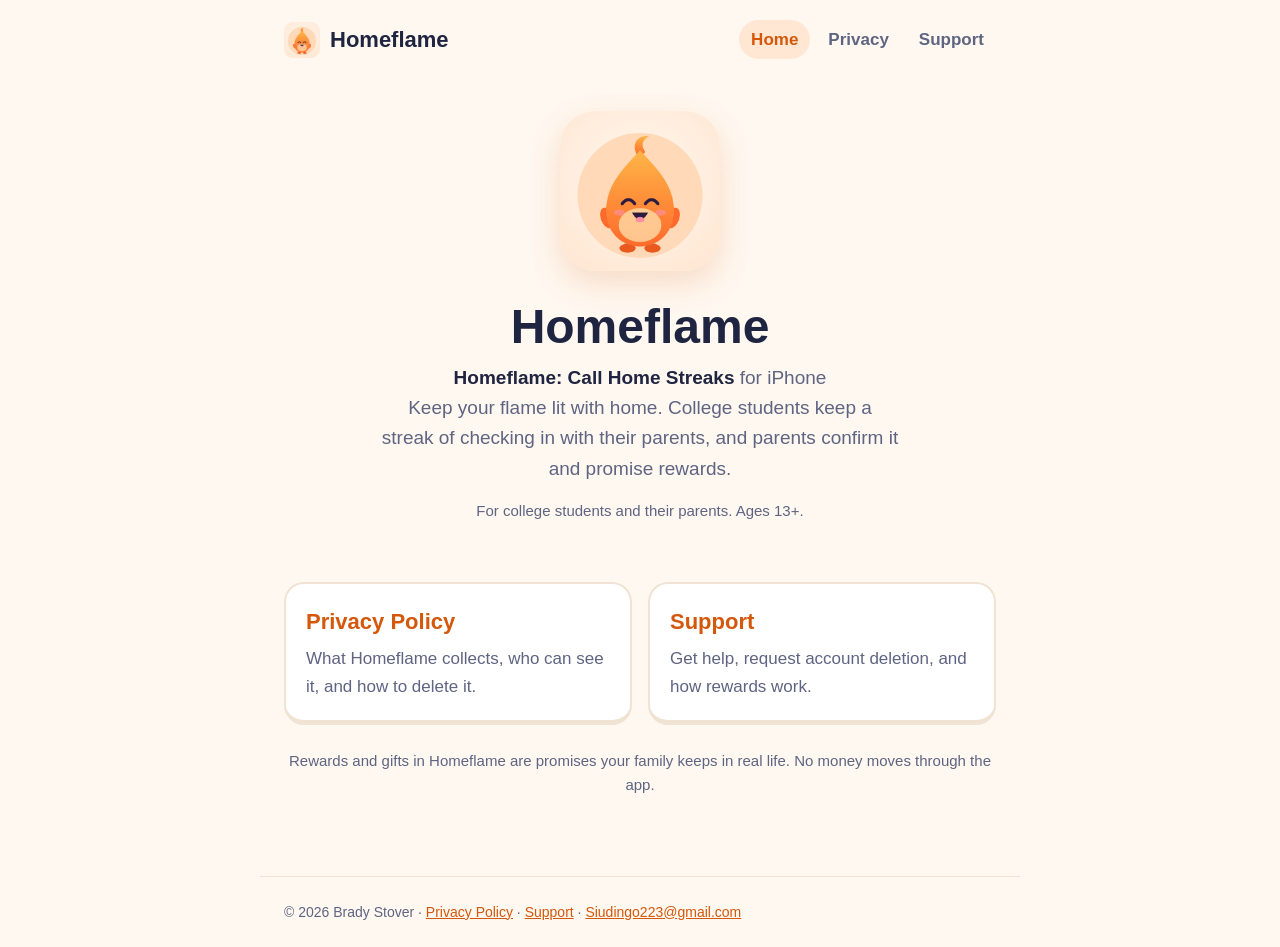
<file: index.html>
<!doctype html>
<html lang="en">
<head>
<meta charset="utf-8">
<meta name="viewport" content="width=device-width, initial-scale=1">
<title>Homeflame: Call Home Streaks</title>
<meta name="description" content="Homeflame: Call Home Streaks. A check-in streak for college students and their parents.">
<link rel="icon" href="icon-192.png">
<link rel="stylesheet" href="style.css">
</head>
<body>
<header><a class="brand" href="index.html"><img src="icon-192.png" alt="" width="36" height="36">Homeflame</a><nav><a href="index.html" aria-current="page">Home</a><a href="privacy-policy.html">Privacy</a><a href="support.html">Support</a></nav></header>
<main>
<section class="hero">
<img src="icon-512.png" alt="Homeflame's ember mascot" width="160" height="160">
<h1>Homeflame</h1>
<p class="lede"><strong>Homeflame: Call Home Streaks</strong> for iPhone</p>
<p class="lede">Keep your flame lit with home. College students keep a streak of checking in with their parents, and parents confirm it and promise rewards.</p>
<p class="note">For college students and their parents. Ages 13+.</p>
</section>
<div class="cards">
<a class="card" href="privacy-policy.html"><h2>Privacy Policy</h2><p>What Homeflame collects, who can see it, and how to delete it.</p></a>
<a class="card" href="support.html"><h2>Support</h2><p>Get help, request account deletion, and how rewards work.</p></a>
</div>
<p class="note">Rewards and gifts in Homeflame are promises your family keeps in real life. No money moves through the app.</p>
</main>
<footer>© 2026 Brady Stover · <a href="privacy-policy.html">Privacy Policy</a> · <a href="support.html">Support</a> · <a href="mailto:Siudingo223@gmail.com">Siudingo223@gmail.com</a></footer>
</body>
</html>
</file>
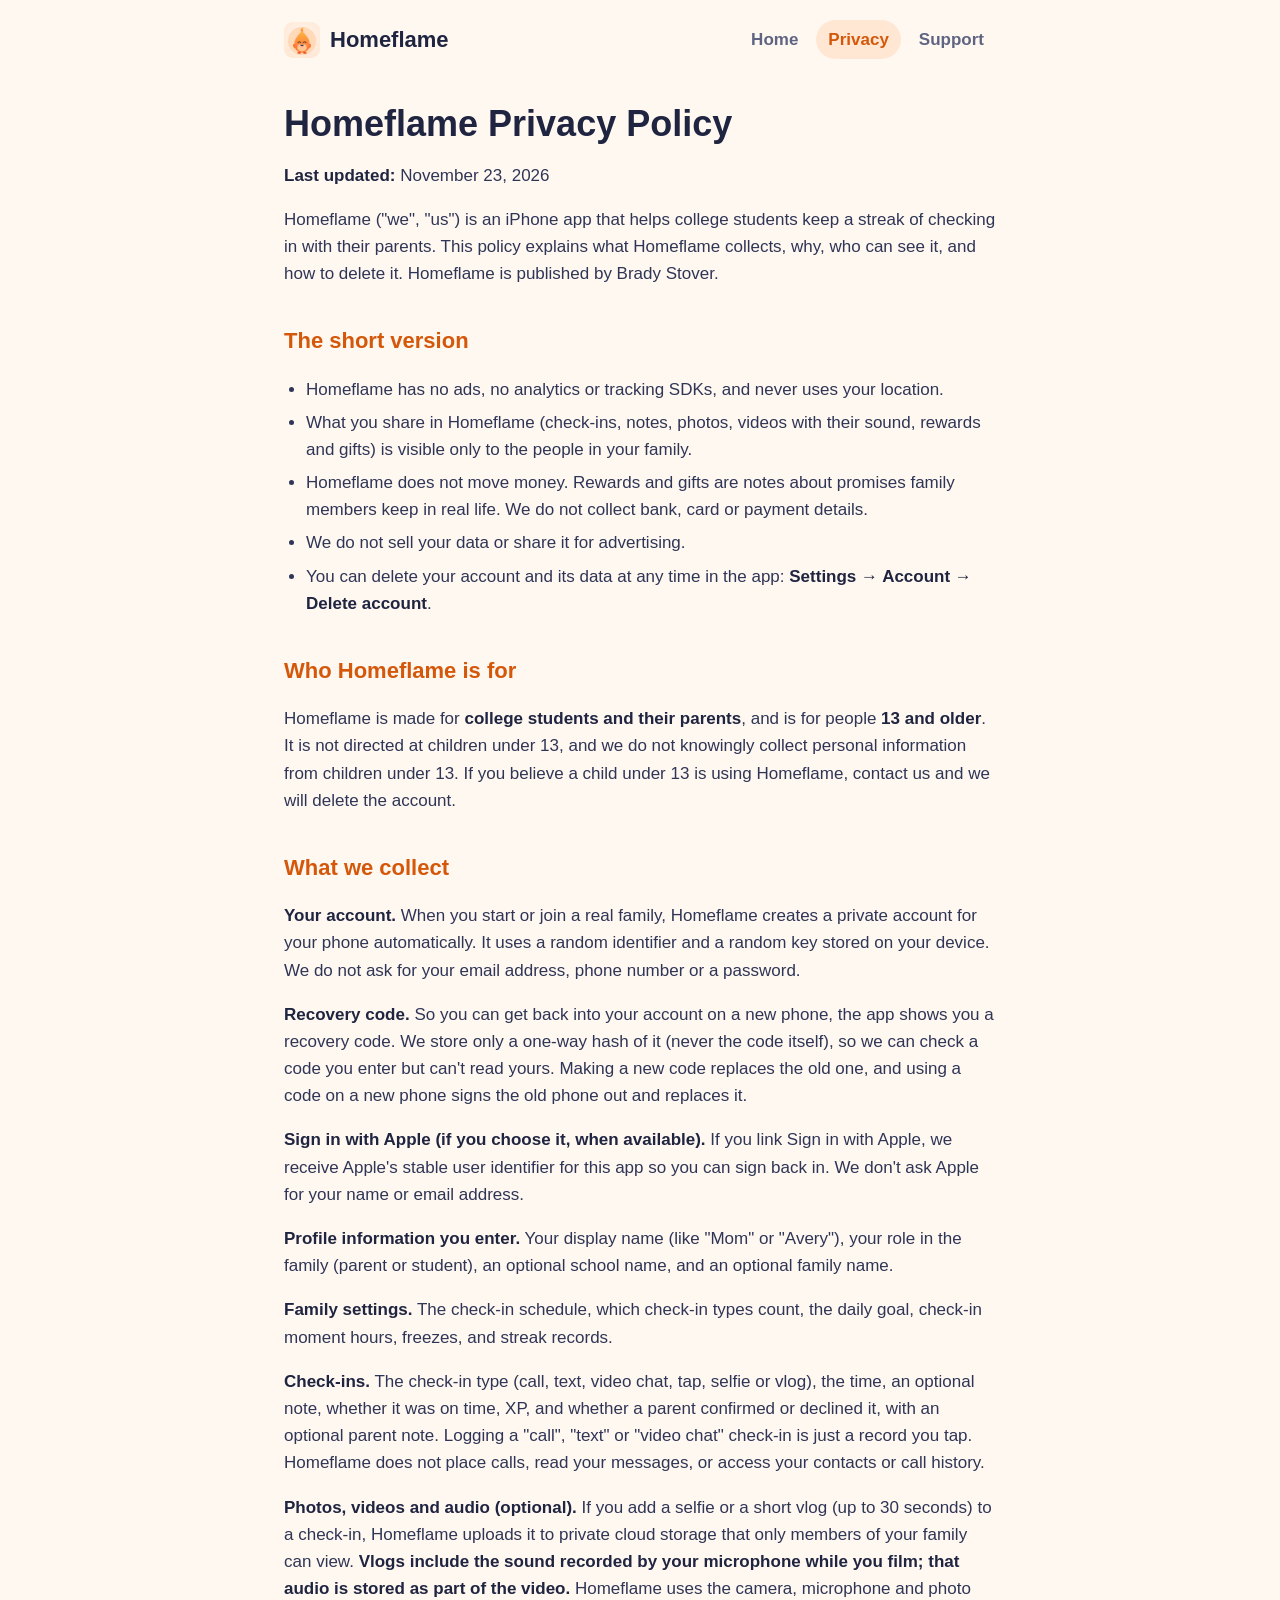
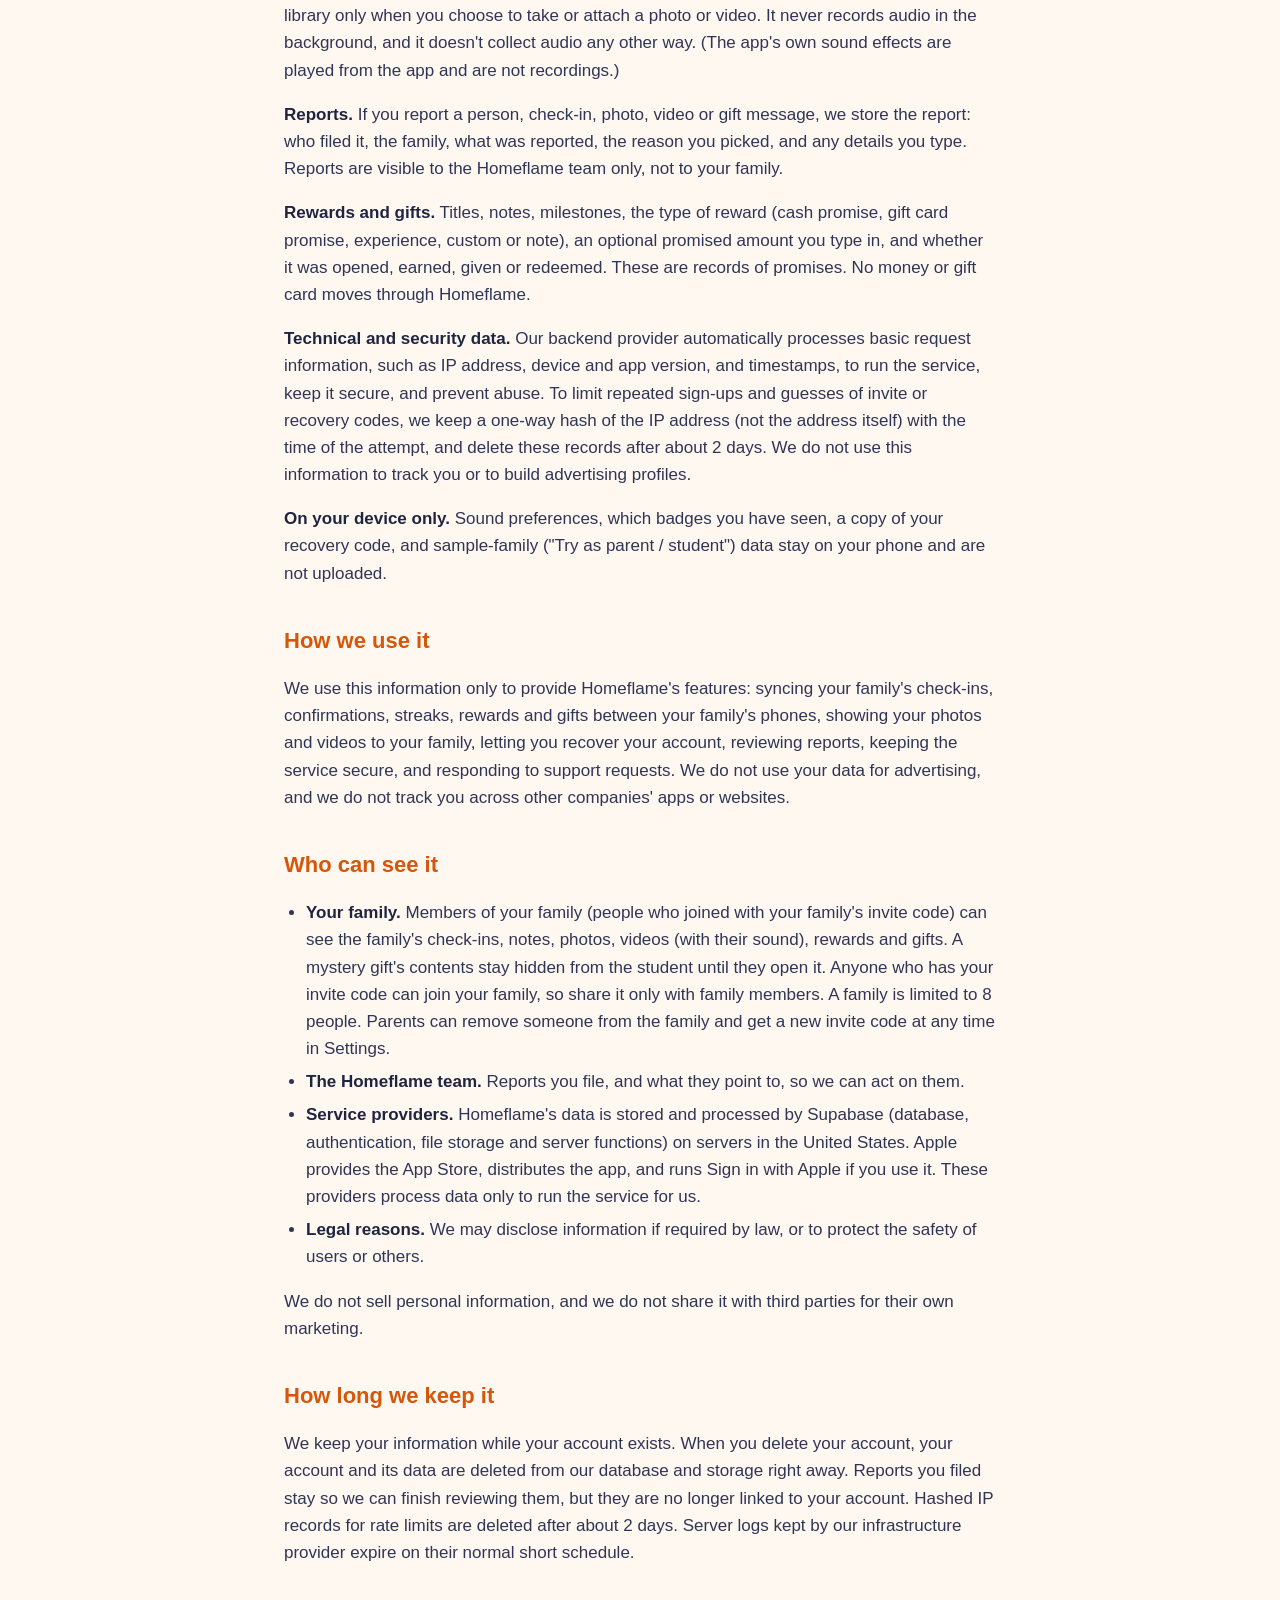
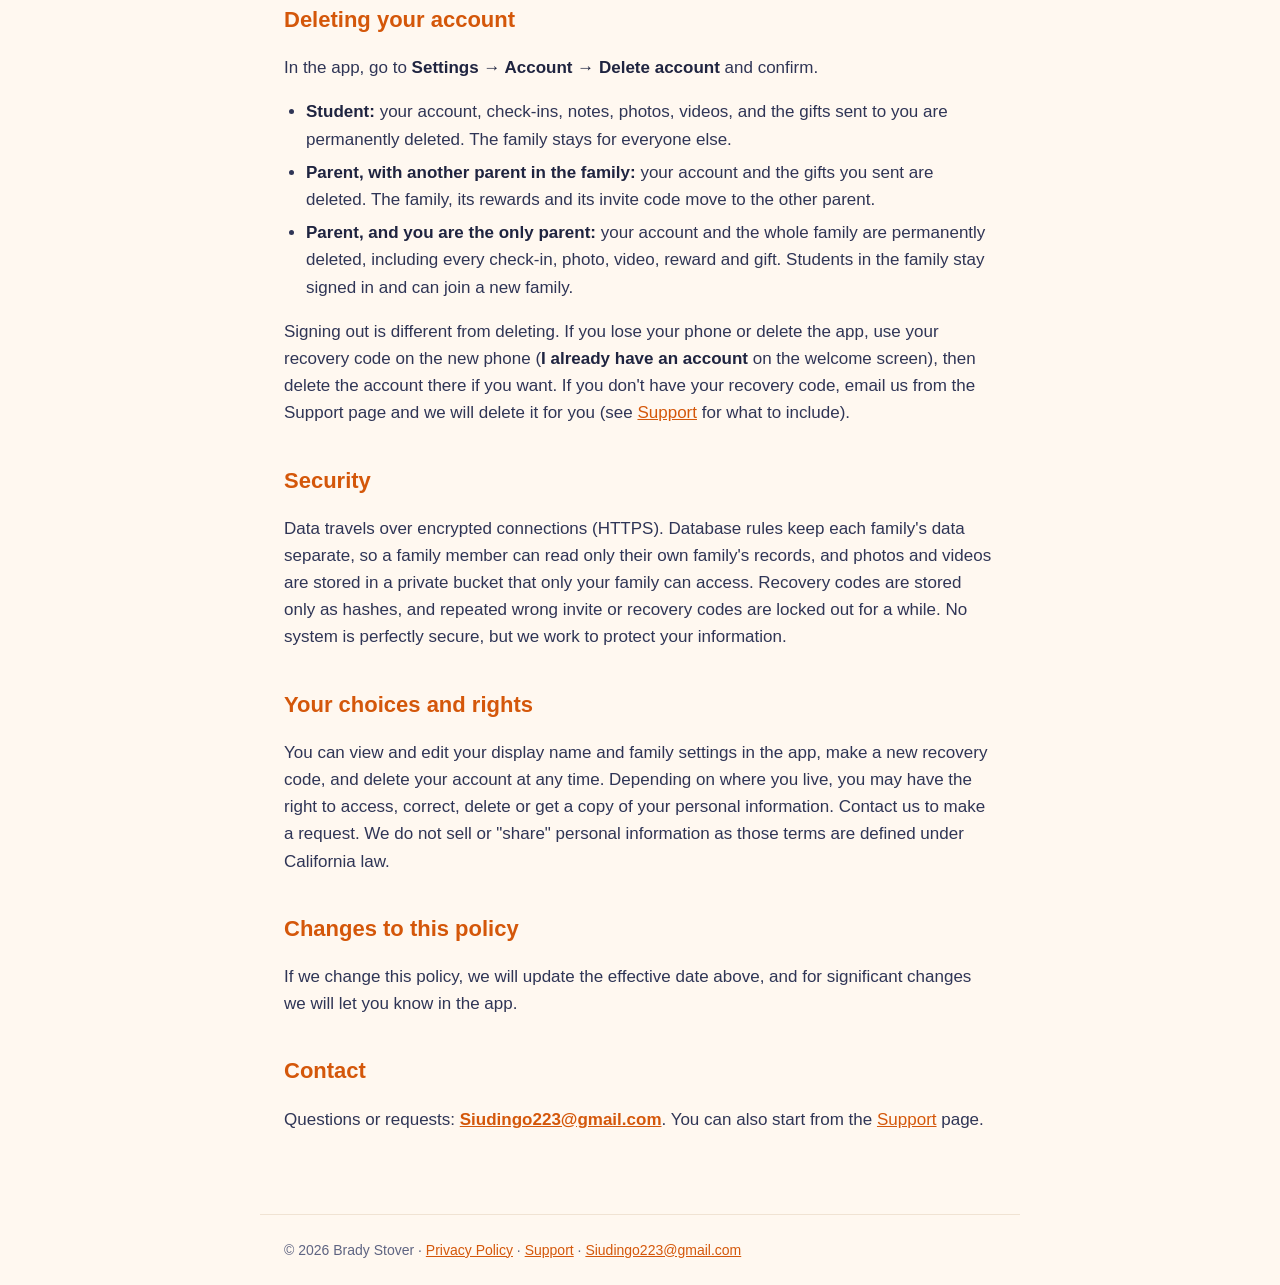
<file: privacy-policy.html>
<!doctype html>
<html lang="en">
<head>
<meta charset="utf-8">
<meta name="viewport" content="width=device-width, initial-scale=1">
<title>Homeflame Privacy Policy</title>
<meta name="description" content="How the Homeflame family check-in app collects, uses and deletes your information.">
<link rel="icon" href="icon-192.png">
<link rel="stylesheet" href="style.css">
</head>
<body>
<header><a class="brand" href="index.html"><img src="icon-192.png" alt="" width="36" height="36">Homeflame</a><nav><a href="index.html">Home</a><a href="privacy-policy.html" aria-current="page">Privacy</a><a href="support.html">Support</a></nav></header>
<main>
<h1>Homeflame Privacy Policy</h1>
<p><strong>Last updated:</strong> November 23, 2026</p>
<p>Homeflame ("we", "us") is an iPhone app that helps college students keep a streak of checking in with their parents. This policy explains what Homeflame collects, why, who can see it, and how to delete it. Homeflame is published by Brady Stover.</p>
<h2>The short version</h2>
<ul>
<li>Homeflame has no ads, no analytics or tracking SDKs, and never uses your location.</li>
<li>What you share in Homeflame (check-ins, notes, photos, videos with their sound, rewards and gifts) is visible only to the people in your family.</li>
<li>Homeflame does not move money. Rewards and gifts are notes about promises family members keep in real life. We do not collect bank, card or payment details.</li>
<li>We do not sell your data or share it for advertising.</li>
<li>You can delete your account and its data at any time in the app: <strong>Settings → Account → Delete account</strong>.</li>
</ul>
<h2>Who Homeflame is for</h2>
<p>Homeflame is made for <strong>college students and their parents</strong>, and is for people <strong>13 and older</strong>. It is not directed at children under 13, and we do not knowingly collect personal information from children under 13. If you believe a child under 13 is using Homeflame, contact us and we will delete the account.</p>
<h2>What we collect</h2>
<p><strong>Your account.</strong> When you start or join a real family, Homeflame creates a private account for your phone automatically. It uses a random identifier and a random key stored on your device. We do not ask for your email address, phone number or a password.</p>
<p><strong>Recovery code.</strong> So you can get back into your account on a new phone, the app shows you a recovery code. We store only a one-way hash of it (never the code itself), so we can check a code you enter but can't read yours. Making a new code replaces the old one, and using a code on a new phone signs the old phone out and replaces it.</p>
<p><strong>Sign in with Apple (if you choose it, when available).</strong> If you link Sign in with Apple, we receive Apple's stable user identifier for this app so you can sign back in. We don't ask Apple for your name or email address.</p>
<p><strong>Profile information you enter.</strong> Your display name (like "Mom" or "Avery"), your role in the family (parent or student), an optional school name, and an optional family name.</p>
<p><strong>Family settings.</strong> The check-in schedule, which check-in types count, the daily goal, check-in moment hours, freezes, and streak records.</p>
<p><strong>Check-ins.</strong> The check-in type (call, text, video chat, tap, selfie or vlog), the time, an optional note, whether it was on time, XP, and whether a parent confirmed or declined it, with an optional parent note. Logging a "call", "text" or "video chat" check-in is just a record you tap. Homeflame does not place calls, read your messages, or access your contacts or call history.</p>
<p><strong>Photos, videos and audio (optional).</strong> If you add a selfie or a short vlog (up to 30 seconds) to a check-in, Homeflame uploads it to private cloud storage that only members of your family can view. <strong>Vlogs include the sound recorded by your microphone while you film; that audio is stored as part of the video.</strong> Homeflame uses the camera, microphone and photo library only when you choose to take or attach a photo or video. It never records audio in the background, and it doesn't collect audio any other way. (The app's own sound effects are played from the app and are not recordings.)</p>
<p><strong>Reports.</strong> If you report a person, check-in, photo, video or gift message, we store the report: who filed it, the family, what was reported, the reason you picked, and any details you type. Reports are visible to the Homeflame team only, not to your family.</p>
<p><strong>Rewards and gifts.</strong> Titles, notes, milestones, the type of reward (cash promise, gift card promise, experience, custom or note), an optional promised amount you type in, and whether it was opened, earned, given or redeemed. These are records of promises. No money or gift card moves through Homeflame.</p>
<p><strong>Technical and security data.</strong> Our backend provider automatically processes basic request information, such as IP address, device and app version, and timestamps, to run the service, keep it secure, and prevent abuse. To limit repeated sign-ups and guesses of invite or recovery codes, we keep a one-way hash of the IP address (not the address itself) with the time of the attempt, and delete these records after about 2 days. We do not use this information to track you or to build advertising profiles.</p>
<p><strong>On your device only.</strong> Sound preferences, which badges you have seen, a copy of your recovery code, and sample-family ("Try as parent / student") data stay on your phone and are not uploaded.</p>
<h2>How we use it</h2>
<p>We use this information only to provide Homeflame's features: syncing your family's check-ins, confirmations, streaks, rewards and gifts between your family's phones, showing your photos and videos to your family, letting you recover your account, reviewing reports, keeping the service secure, and responding to support requests. We do not use your data for advertising, and we do not track you across other companies' apps or websites.</p>
<h2>Who can see it</h2>
<ul>
<li><strong>Your family.</strong> Members of your family (people who joined with your family's invite code) can see the family's check-ins, notes, photos, videos (with their sound), rewards and gifts. A mystery gift's contents stay hidden from the student until they open it. Anyone who has your invite code can join your family, so share it only with family members. A family is limited to 8 people. Parents can remove someone from the family and get a new invite code at any time in Settings.</li>
<li><strong>The Homeflame team.</strong> Reports you file, and what they point to, so we can act on them.</li>
<li><strong>Service providers.</strong> Homeflame's data is stored and processed by Supabase (database, authentication, file storage and server functions) on servers in the United States. Apple provides the App Store, distributes the app, and runs Sign in with Apple if you use it. These providers process data only to run the service for us.</li>
<li><strong>Legal reasons.</strong> We may disclose information if required by law, or to protect the safety of users or others.</li>
</ul>
<p>We do not sell personal information, and we do not share it with third parties for their own marketing.</p>
<h2>How long we keep it</h2>
<p>We keep your information while your account exists. When you delete your account, your account and its data are deleted from our database and storage right away. Reports you filed stay so we can finish reviewing them, but they are no longer linked to your account. Hashed IP records for rate limits are deleted after about 2 days. Server logs kept by our infrastructure provider expire on their normal short schedule.</p>
<h2>Deleting your account</h2>
<p>In the app, go to <strong>Settings → Account → Delete account</strong> and confirm.</p>
<ul>
<li><strong>Student:</strong> your account, check-ins, notes, photos, videos, and the gifts sent to you are permanently deleted. The family stays for everyone else.</li>
<li><strong>Parent, with another parent in the family:</strong> your account and the gifts you sent are deleted. The family, its rewards and its invite code move to the other parent.</li>
<li><strong>Parent, and you are the only parent:</strong> your account and the whole family are permanently deleted, including every check-in, photo, video, reward and gift. Students in the family stay signed in and can join a new family.</li>
</ul>
<p>Signing out is different from deleting. If you lose your phone or delete the app, use your recovery code on the new phone (<strong>I already have an account</strong> on the welcome screen), then delete the account there if you want. If you don't have your recovery code, email us from the Support page and we will delete it for you (see <a href="support.html">Support</a> for what to include).</p>
<h2>Security</h2>
<p>Data travels over encrypted connections (HTTPS). Database rules keep each family's data separate, so a family member can read only their own family's records, and photos and videos are stored in a private bucket that only your family can access. Recovery codes are stored only as hashes, and repeated wrong invite or recovery codes are locked out for a while. No system is perfectly secure, but we work to protect your information.</p>
<h2>Your choices and rights</h2>
<p>You can view and edit your display name and family settings in the app, make a new recovery code, and delete your account at any time. Depending on where you live, you may have the right to access, correct, delete or get a copy of your personal information. Contact us to make a request. We do not sell or "share" personal information as those terms are defined under California law.</p>
<h2>Changes to this policy</h2>
<p>If we change this policy, we will update the effective date above, and for significant changes we will let you know in the app.</p>
<h2>Contact</h2>
<p>Questions or requests: <strong><a href="mailto:Siudingo223@gmail.com">Siudingo223@gmail.com</a></strong>. You can also start from the <a href="support.html">Support</a> page.</p>
</main>
<footer>© 2026 Brady Stover · <a href="privacy-policy.html">Privacy Policy</a> · <a href="support.html">Support</a> · <a href="mailto:Siudingo223@gmail.com">Siudingo223@gmail.com</a></footer>
</body>
</html>
</file>
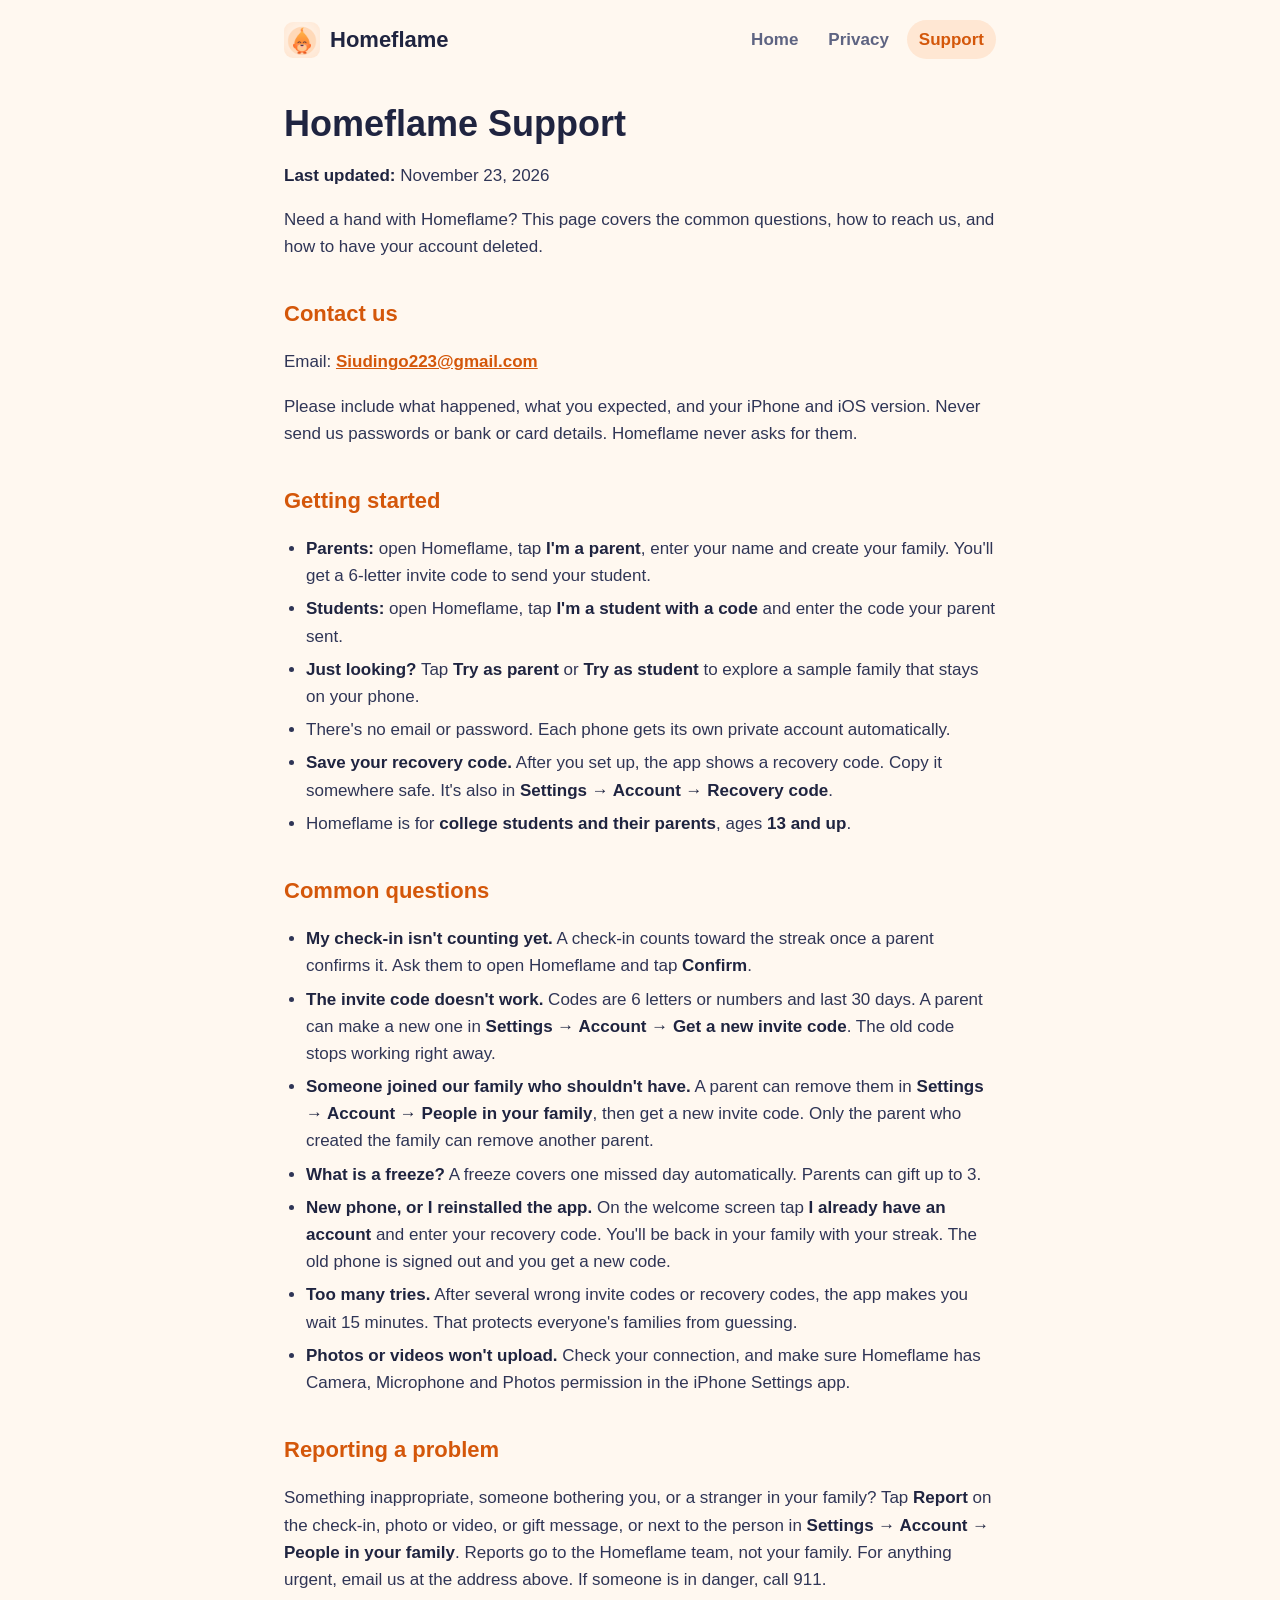
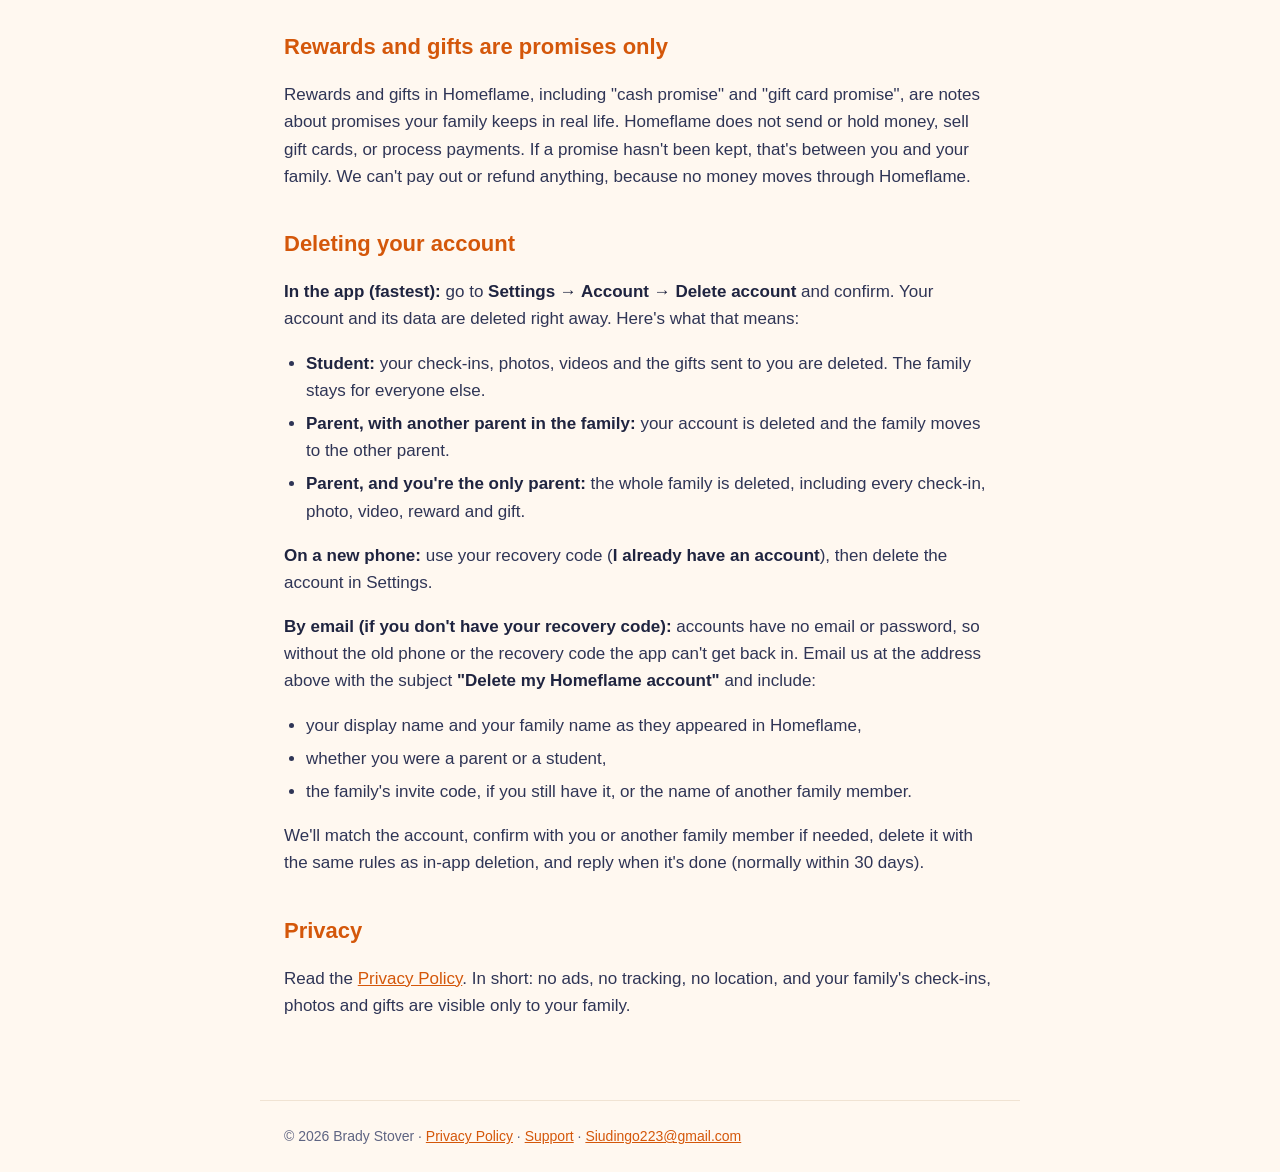
<file: support.html>
<!doctype html>
<html lang="en">
<head>
<meta charset="utf-8">
<meta name="viewport" content="width=device-width, initial-scale=1">
<title>Homeflame Support</title>
<meta name="description" content="Help with Homeflame, account deletion requests, and how rewards work.">
<link rel="icon" href="icon-192.png">
<link rel="stylesheet" href="style.css">
</head>
<body>
<header><a class="brand" href="index.html"><img src="icon-192.png" alt="" width="36" height="36">Homeflame</a><nav><a href="index.html">Home</a><a href="privacy-policy.html">Privacy</a><a href="support.html" aria-current="page">Support</a></nav></header>
<main>
<h1>Homeflame Support</h1>
<p><strong>Last updated:</strong> November 23, 2026</p>
<p>Need a hand with Homeflame? This page covers the common questions, how to reach us, and how to have your account deleted.</p>
<h2>Contact us</h2>
<p>Email: <strong><a href="mailto:Siudingo223@gmail.com">Siudingo223@gmail.com</a></strong></p>
<p>Please include what happened, what you expected, and your iPhone and iOS version. Never send us passwords or bank or card details. Homeflame never asks for them.</p>
<h2>Getting started</h2>
<ul>
<li><strong>Parents:</strong> open Homeflame, tap <strong>I'm a parent</strong>, enter your name and create your family. You'll get a 6-letter invite code to send your student.</li>
<li><strong>Students:</strong> open Homeflame, tap <strong>I'm a student with a code</strong> and enter the code your parent sent.</li>
<li><strong>Just looking?</strong> Tap <strong>Try as parent</strong> or <strong>Try as student</strong> to explore a sample family that stays on your phone.</li>
<li>There's no email or password. Each phone gets its own private account automatically.</li>
<li><strong>Save your recovery code.</strong> After you set up, the app shows a recovery code. Copy it somewhere safe. It's also in <strong>Settings → Account → Recovery code</strong>.</li>
<li>Homeflame is for <strong>college students and their parents</strong>, ages <strong>13 and up</strong>.</li>
</ul>
<h2>Common questions</h2>
<ul>
<li><strong>My check-in isn't counting yet.</strong> A check-in counts toward the streak once a parent confirms it. Ask them to open Homeflame and tap <strong>Confirm</strong>.</li>
<li><strong>The invite code doesn't work.</strong> Codes are 6 letters or numbers and last 30 days. A parent can make a new one in <strong>Settings → Account → Get a new invite code</strong>. The old code stops working right away.</li>
<li><strong>Someone joined our family who shouldn't have.</strong> A parent can remove them in <strong>Settings → Account → People in your family</strong>, then get a new invite code. Only the parent who created the family can remove another parent.</li>
<li><strong>What is a freeze?</strong> A freeze covers one missed day automatically. Parents can gift up to 3.</li>
<li><strong>New phone, or I reinstalled the app.</strong> On the welcome screen tap <strong>I already have an account</strong> and enter your recovery code. You'll be back in your family with your streak. The old phone is signed out and you get a new code.</li>
<li><strong>Too many tries.</strong> After several wrong invite codes or recovery codes, the app makes you wait 15 minutes. That protects everyone's families from guessing.</li>
<li><strong>Photos or videos won't upload.</strong> Check your connection, and make sure Homeflame has Camera, Microphone and Photos permission in the iPhone Settings app.</li>
</ul>
<h2>Reporting a problem</h2>
<p>Something inappropriate, someone bothering you, or a stranger in your family? Tap <strong>Report</strong> on the check-in, photo or video, or gift message, or next to the person in <strong>Settings → Account → People in your family</strong>. Reports go to the Homeflame team, not your family. For anything urgent, email us at the address above. If someone is in danger, call 911.</p>
<h2>Rewards and gifts are promises only</h2>
<p>Rewards and gifts in Homeflame, including "cash promise" and "gift card promise", are notes about promises your family keeps in real life. Homeflame does not send or hold money, sell gift cards, or process payments. If a promise hasn't been kept, that's between you and your family. We can't pay out or refund anything, because no money moves through Homeflame.</p>
<h2>Deleting your account</h2>
<p><strong>In the app (fastest):</strong> go to <strong>Settings → Account → Delete account</strong> and confirm. Your account and its data are deleted right away. Here's what that means:</p>
<ul>
<li><strong>Student:</strong> your check-ins, photos, videos and the gifts sent to you are deleted. The family stays for everyone else.</li>
<li><strong>Parent, with another parent in the family:</strong> your account is deleted and the family moves to the other parent.</li>
<li><strong>Parent, and you're the only parent:</strong> the whole family is deleted, including every check-in, photo, video, reward and gift.</li>
</ul>
<p><strong>On a new phone:</strong> use your recovery code (<strong>I already have an account</strong>), then delete the account in Settings.</p>
<p><strong>By email (if you don't have your recovery code):</strong> accounts have no email or password, so without the old phone or the recovery code the app can't get back in. Email us at the address above with the subject <strong>"Delete my Homeflame account"</strong> and include:</p>
<ul>
<li>your display name and your family name as they appeared in Homeflame,</li>
<li>whether you were a parent or a student,</li>
<li>the family's invite code, if you still have it, or the name of another family member.</li>
</ul>
<p>We'll match the account, confirm with you or another family member if needed, delete it with the same rules as in-app deletion, and reply when it's done (normally within 30 days).</p>
<h2>Privacy</h2>
<p>Read the <a href="privacy-policy.html">Privacy Policy</a>. In short: no ads, no tracking, no location, and your family's check-ins, photos and gifts are visible only to your family.</p>
</main>
<footer>© 2026 Brady Stover · <a href="privacy-policy.html">Privacy Policy</a> · <a href="support.html">Support</a> · <a href="mailto:Siudingo223@gmail.com">Siudingo223@gmail.com</a></footer>
</body>
</html>
</file>
<file: style.css>
/* Homeflame site: warm cream + ember palette from lib/theme.ts. No external fonts or scripts. */
:root { color-scheme: light; --bg: #FFF8F0; --ink: #1F2440; --soft: #5E6482; --brand: #FF7A1A; --brand-edge: #D4570A; --tint: #FFE7D3; --border: #F0E3D3; }
* { box-sizing: border-box; }
body { margin: 0; background: var(--bg); color: var(--ink); font: 17px/1.6 ui-rounded, -apple-system, BlinkMacSystemFont, "Segoe UI", Roboto, Helvetica, Arial, sans-serif; }
header { display: flex; align-items: center; justify-content: space-between; gap: 16px; max-width: 760px; margin: 0 auto; padding: 20px 24px; }
.brand { display: flex; align-items: center; gap: 10px; font-weight: 900; font-size: 22px; color: var(--ink); text-decoration: none; }
.brand img { border-radius: 9px; }
nav { display: flex; gap: 6px; }
nav a { color: var(--soft); text-decoration: none; font-weight: 700; padding: 6px 12px; border-radius: 999px; }
nav a[aria-current="page"], nav a:hover { background: var(--tint); color: var(--brand-edge); }
main { max-width: 760px; margin: 0 auto; padding: 8px 24px 64px; }
h1 { font-size: 36px; line-height: 1.15; margin: 16px 0 8px; font-weight: 900; }
h2 { font-size: 22px; margin: 36px 0 8px; color: var(--brand-edge); font-weight: 800; }
p, li { color: #2F3556; }
ul { padding-left: 22px; } li { margin: 6px 0; }
a { color: var(--brand-edge); }
strong { color: var(--ink); }
.todo { background: #FFF3C7; border: 1px dashed #DB9A00; border-radius: 6px; padding: 0 6px; font-weight: 800; color: #7A5600; }
.hero { text-align: center; padding: 24px 0 8px; }
.hero img { border-radius: 36px; box-shadow: 0 12px 32px rgba(212, 87, 10, .18); }
.hero h1 { font-size: 48px; margin-top: 20px; }
.lede { font-size: 19px; max-width: 520px; margin: 0 auto; color: var(--soft); }
.cards { display: grid; grid-template-columns: repeat(auto-fit, minmax(240px, 1fr)); gap: 16px; margin: 36px 0 24px; }
.card { display: block; background: #fff; border: 2px solid var(--border); border-bottom-width: 5px; border-radius: 20px; padding: 20px; text-decoration: none; transition: transform .12s ease; }
.card:hover { transform: translateY(-2px); }
.card h2 { margin: 0 0 6px; }
.card p { margin: 0; color: var(--soft); }
.note { text-align: center; color: var(--soft); font-size: 15px; }
footer { max-width: 760px; margin: 0 auto; padding: 24px; border-top: 1px solid var(--border); font-size: 14px; color: var(--soft); }
@media (max-width: 520px) { header { flex-direction: column; align-items: flex-start; } h1 { font-size: 30px; } }
</file>
